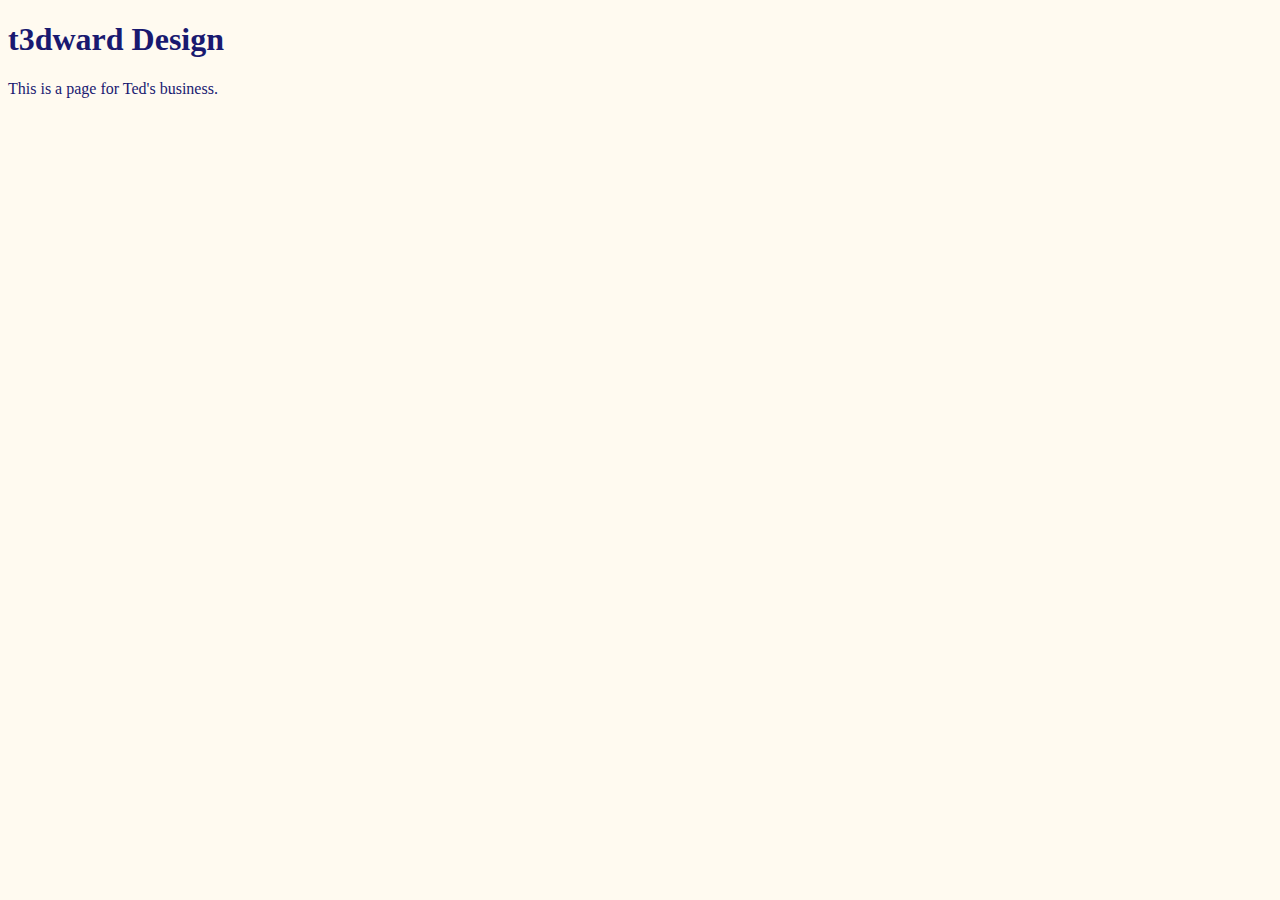
<file: unit_1/index.html>
<!DOCTYPE html>
<html>

<head>
	<title>t3dward.design</title>
	<link rel="stylesheet" type="text/css" href="css/style.css">
</head>

<body>
	<h1>t3dward Design</h1>
	<p>This is a page for Ted's business.</p>
</body>

</html>
</file>
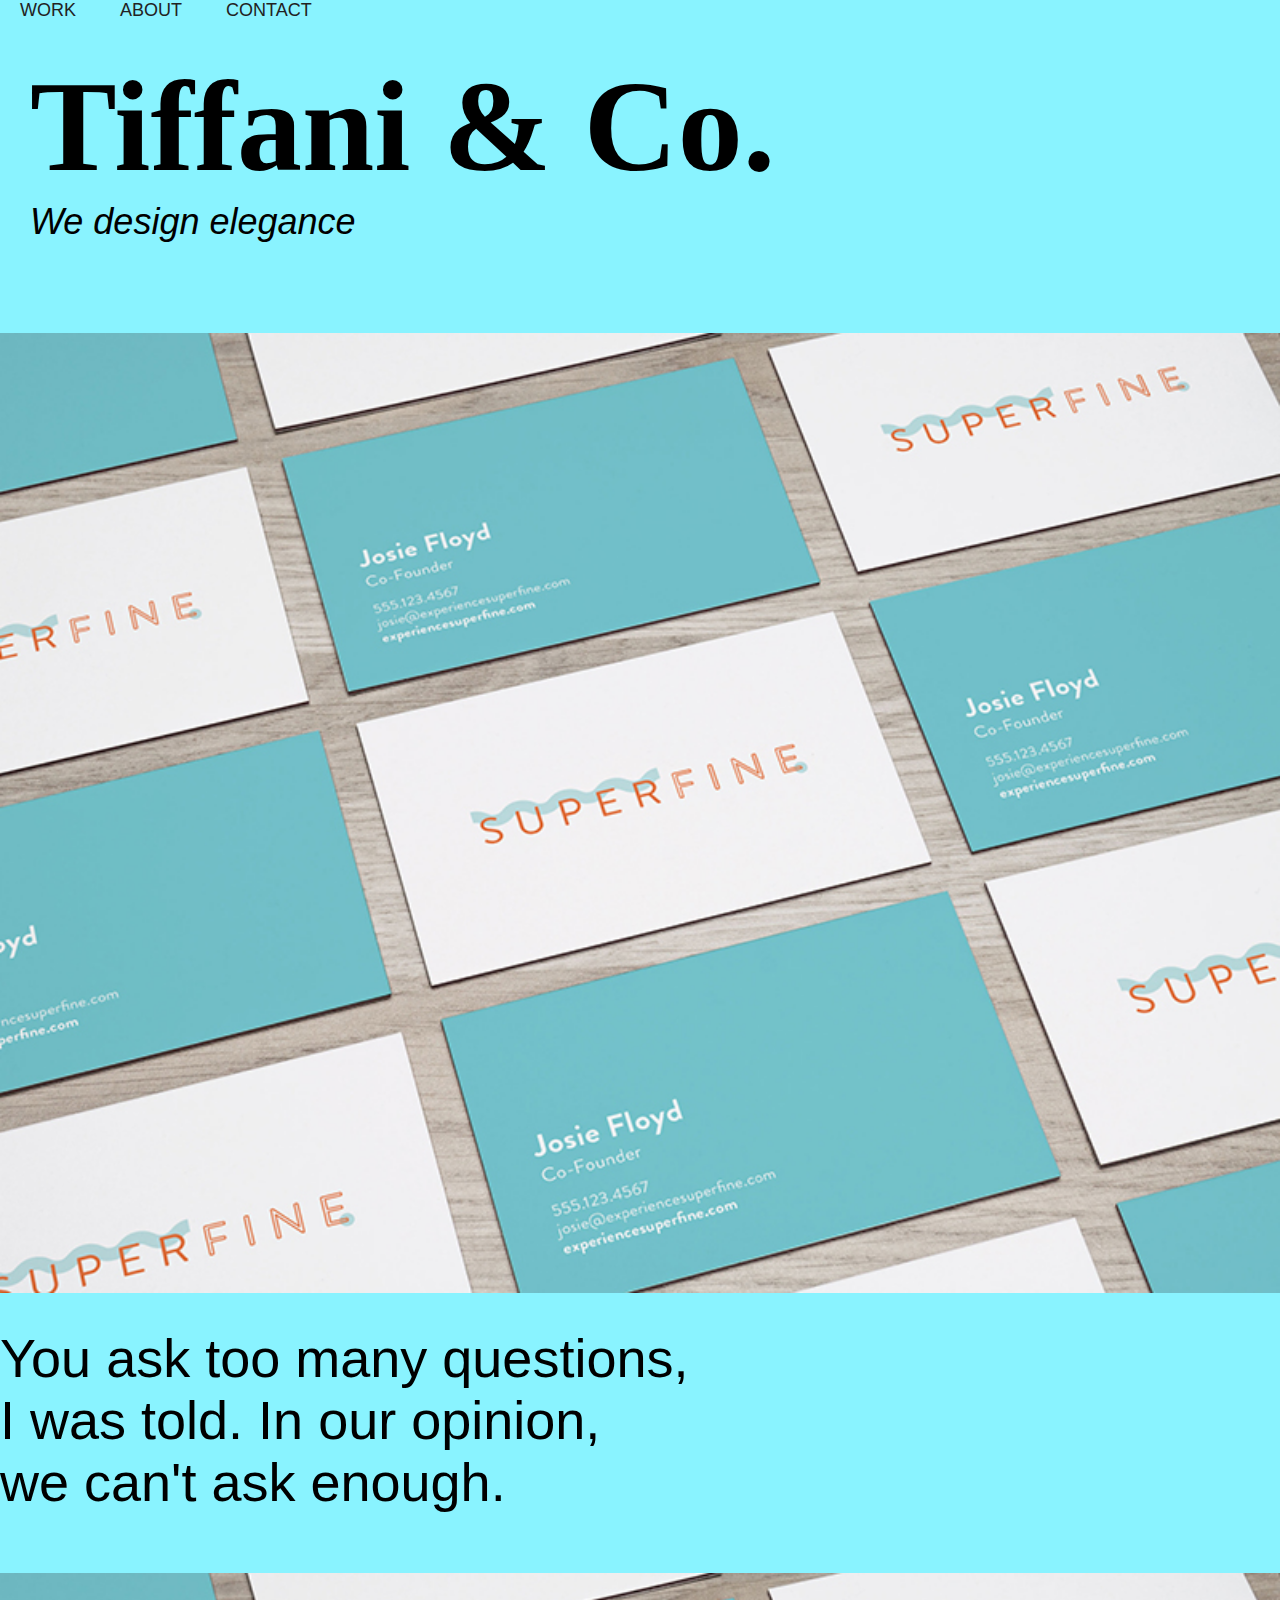
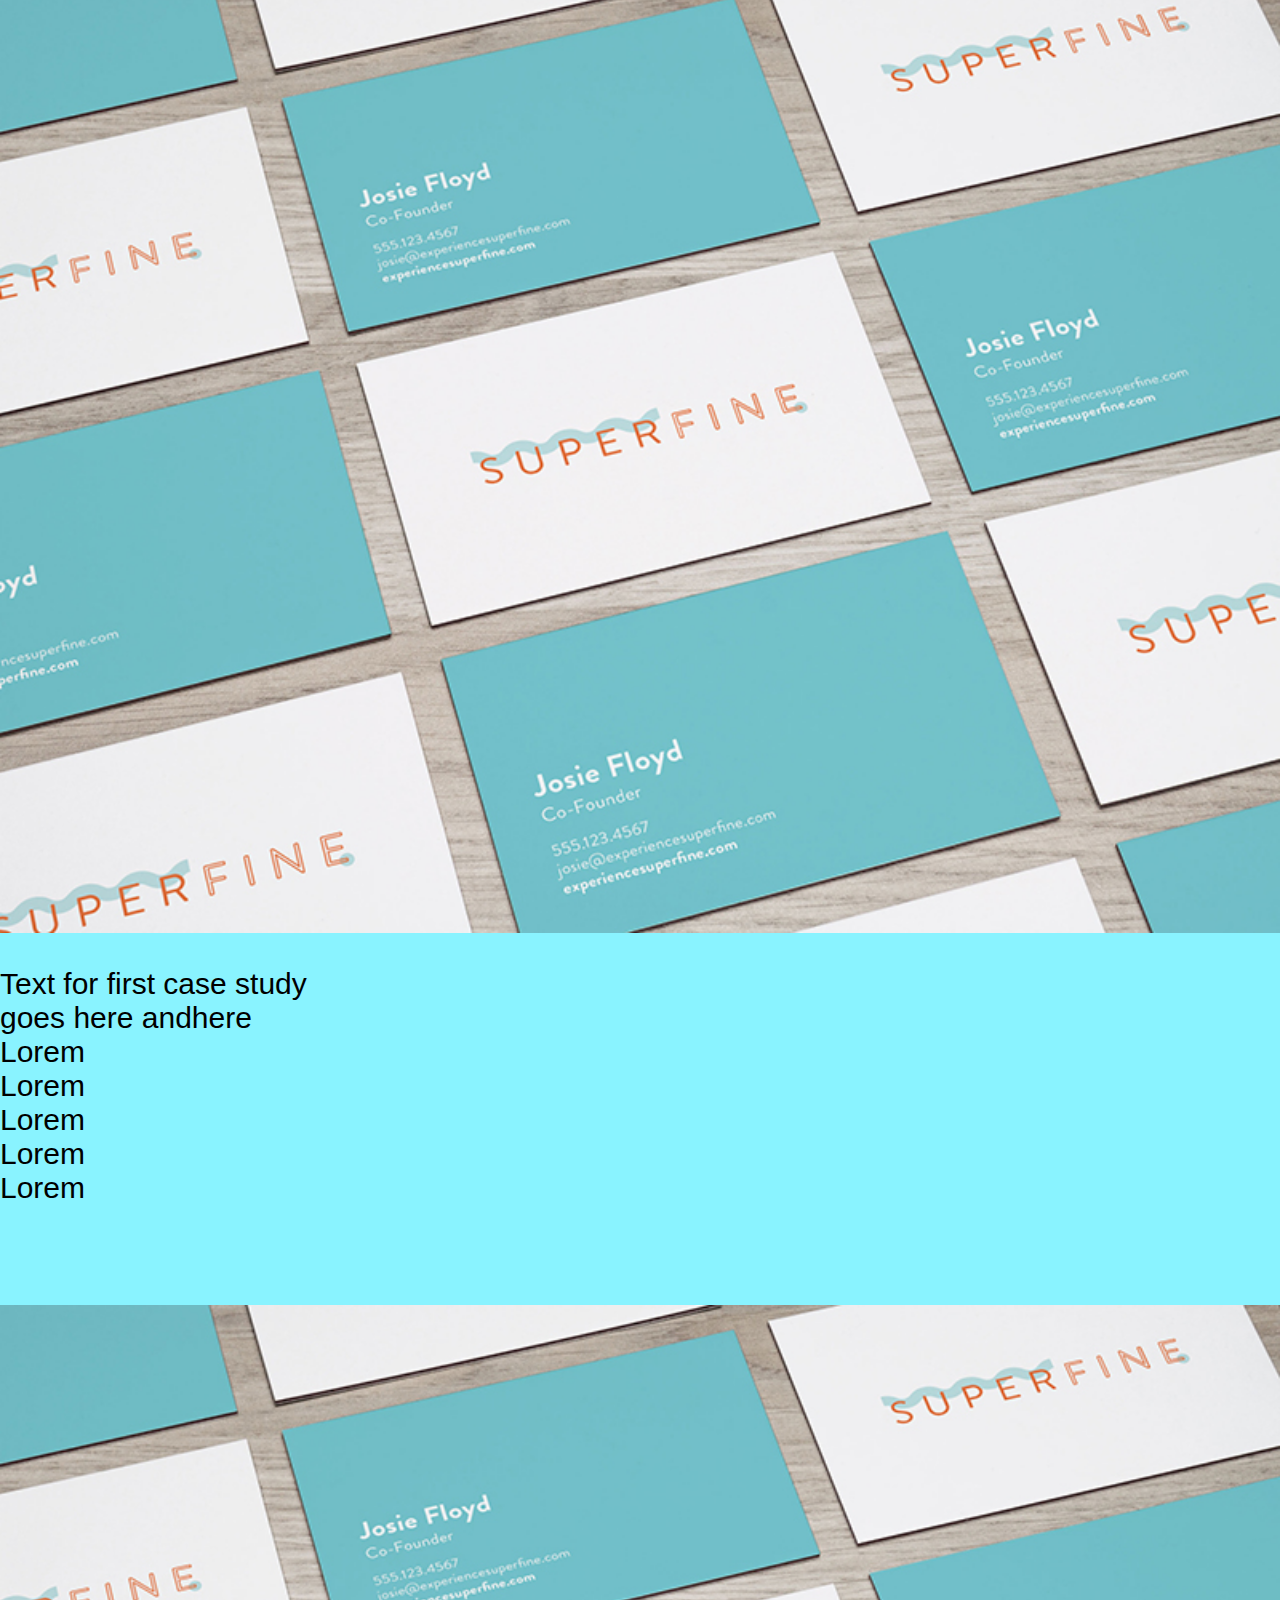
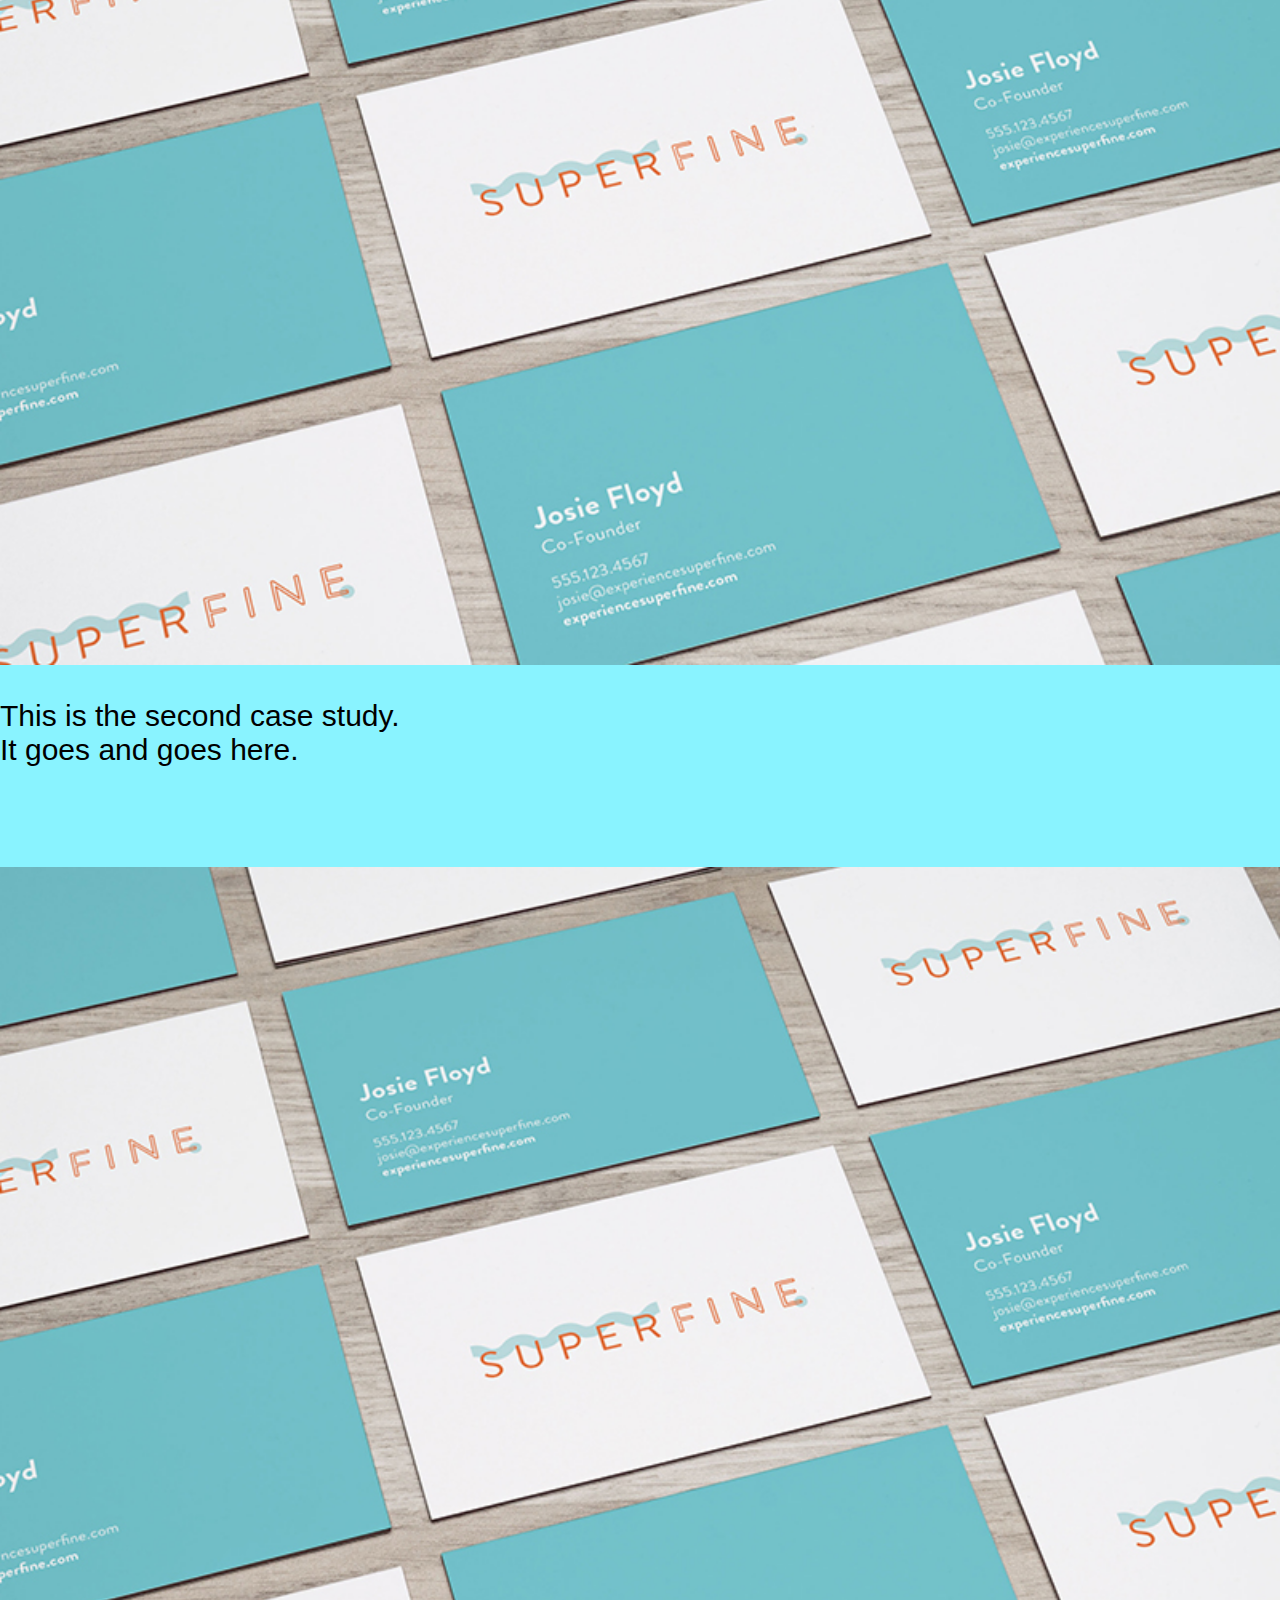
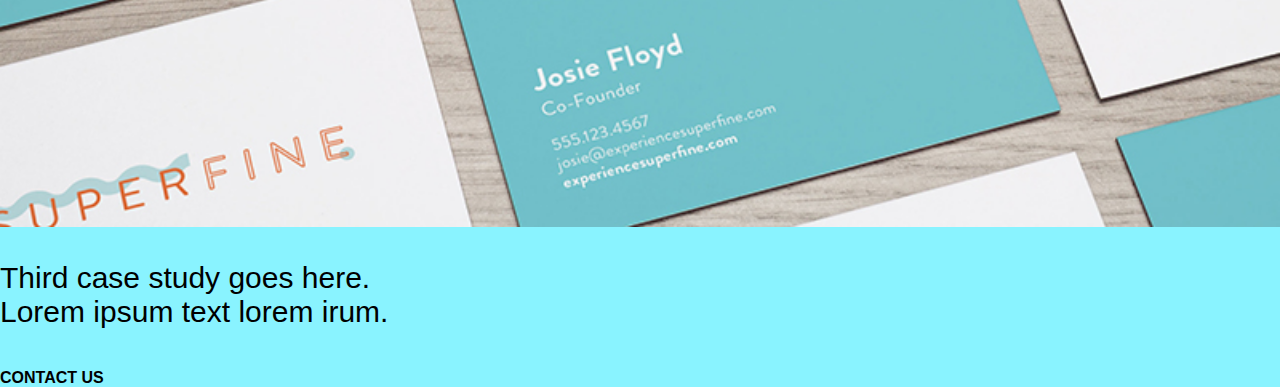
<file: unit_3/index.html>
<!DOCTYPE html>
<html>

<head>
	<title>tedward Design</title>
	<link rel="stylesheet" type="text/css" href="css/tedwhy.css">
</head>

<body>

	<nav>
		<a href="#">Work</a>
		<a href="#">About</a>
		<a href="#">Contact</a>
	</nav>

	<header>
		<h1>Tiffani &amp Co.</h1>
		<p id="slogan">We design elegance</p>
	</header>	

	<main>
		<img src="images/superfine.jpg" alt="business cards" title="tifani's stationery">
		<p id="intro">You ask too many questions,<br>I was told. In our opinion,<br>we can't ask enough.</p>
	</main>


	<section class="case-study">
		<img src="images/superfine.jpg" alt="#" title="#">
		<p>Text for first case study<br>goes here andhere</p>
		<ul>
			<li>Lorem</li>
			<li>Lorem</li>
			<li>Lorem</li>
			<li>Lorem</li>
			<li>Lorem</li>						
		</ul>
	</section>


	<section class="case-study">
		<img src="images/superfine.jpg" alt="#" title="#">
		<p>This is the second case study.<br>It goes and goes here.</p>		
	</section>


	<section class="case-study">
		<img src="images/superfine.jpg" alt="#" title="#">
		<p>Third case study goes here.<br>Lorem ipsum text lorem irum.</p>	
	</section>


	<footer>
		<a href="mailto:tedward16@gmail.com">Contact us</a>
	</footer>

</body>


</html>
</file>
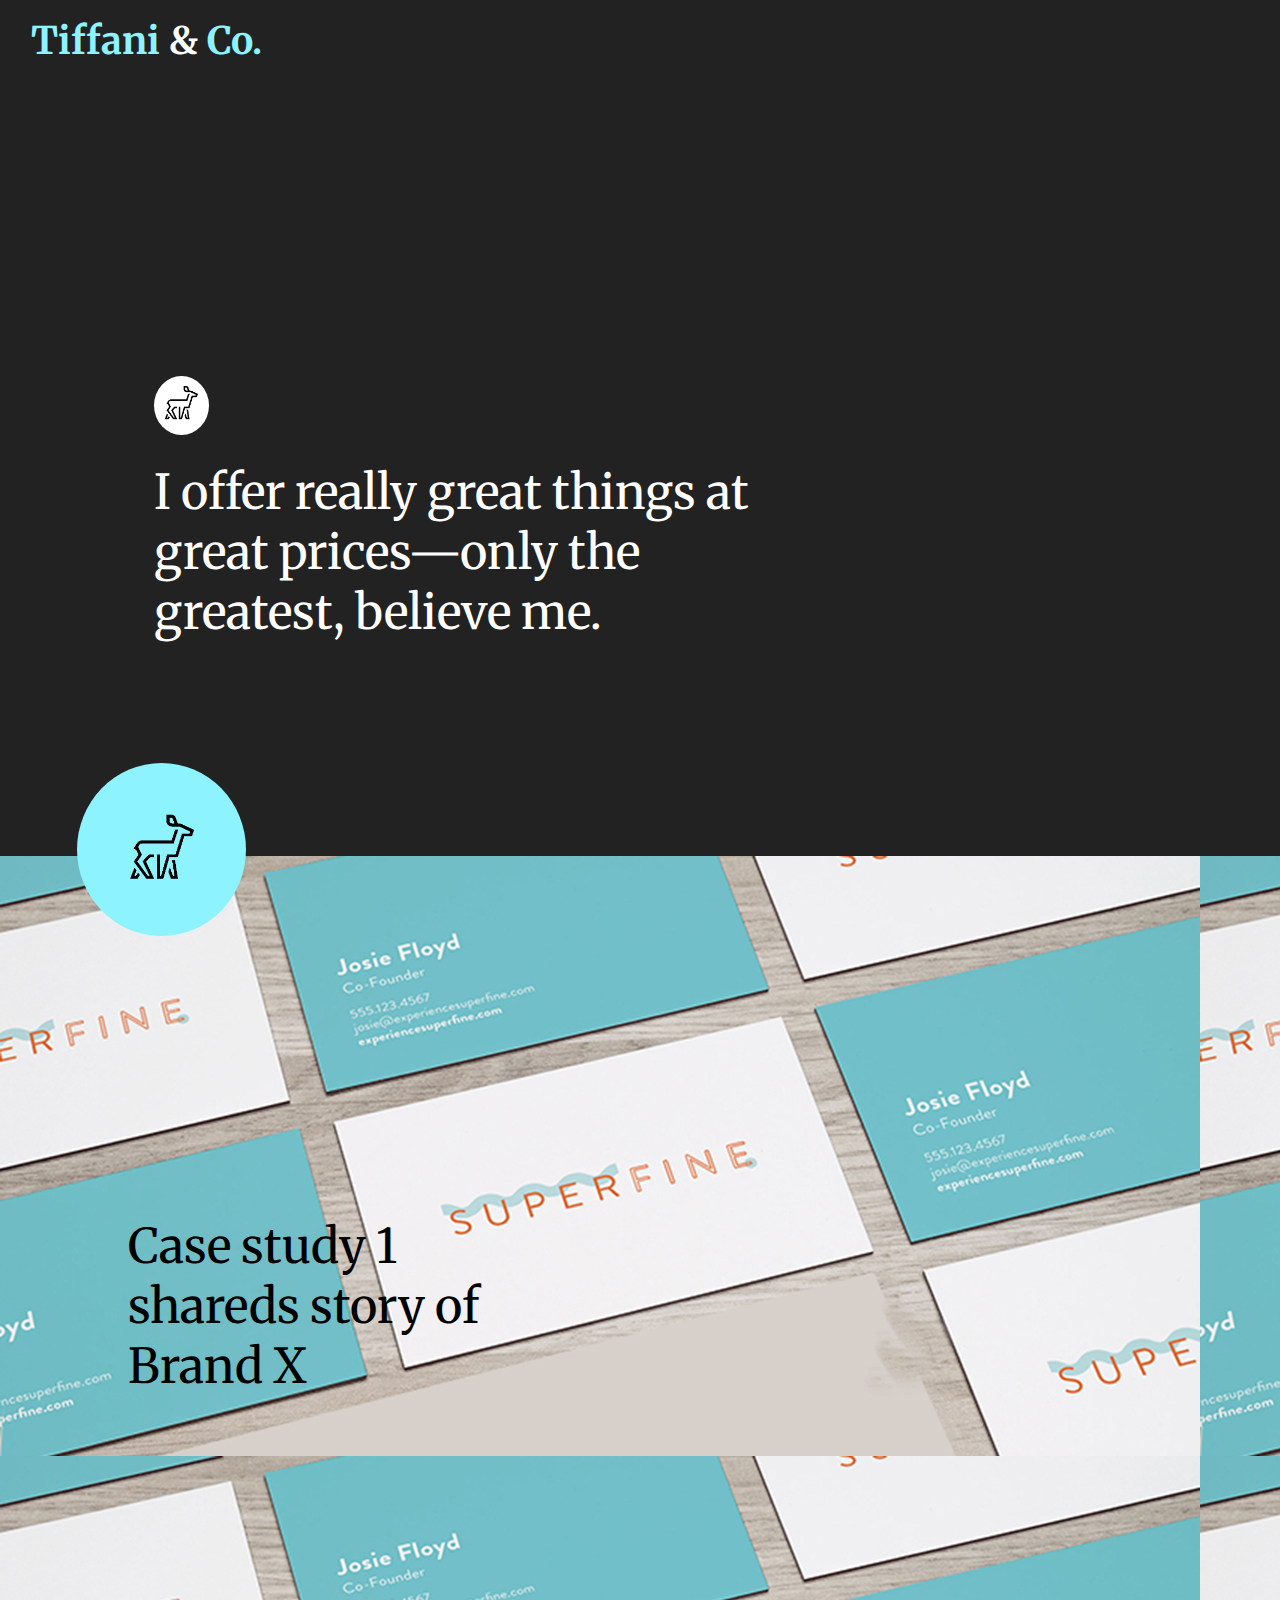
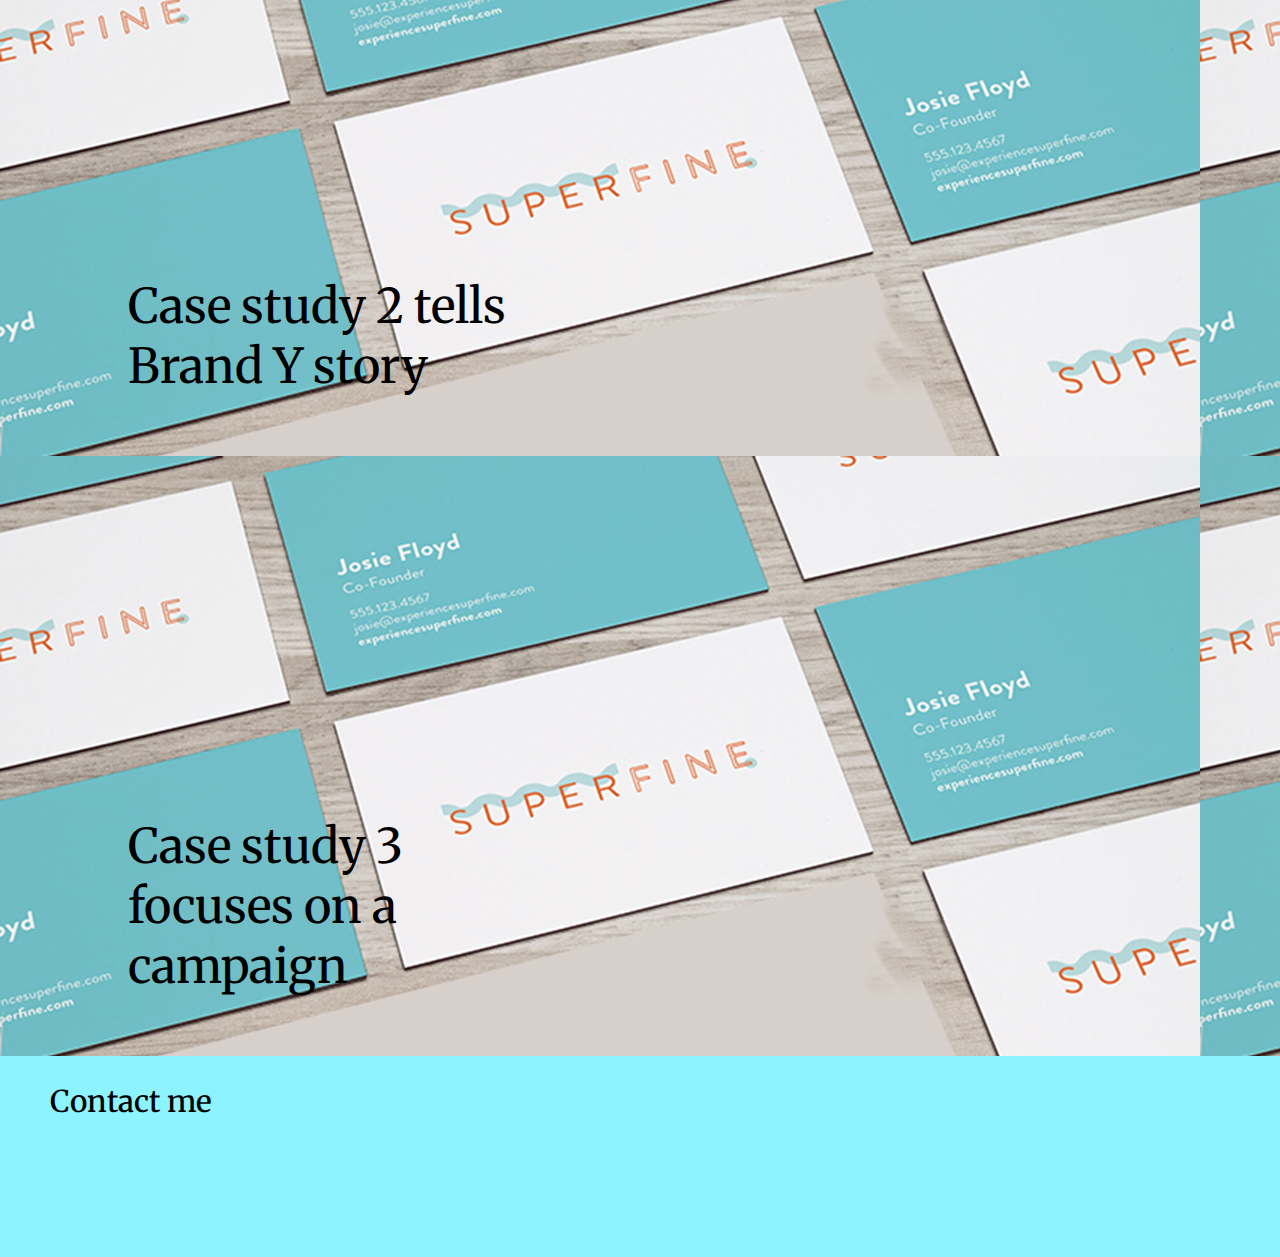
<file: unit_4/index.html>
<!DOCTYPE html>
<html>

<head>
	<title>Tiffani</title>
	<link rel="stylesheet" type="text/css" href="css/tedwhy.css">
</head>

<body>

<!-- 	<header>
		
	</header>	
 -->
	<main class="introduction">
<!-- 		<h1><span class="white">Ted</span>ward</h1>
 -->	<h1>Tiffani<span class="robin"> &amp </span> Co.</h1>

 		<div class="content">
 			<div class="icon-small">
				<img src="images/deer.png" alt="icon" title="fpo">
			</div>	
			<p>I offer really great things at great prices—only the greatest, believe me.</p>
		</div>

		<div class="icon-large">
			<img src="images/deer.png" alt="arrow" title="fpo">
		</div>
	</main>


	<div id="case1" class="case-study">
		<div class="content">
				<p>Case study 1 shareds story of Brand X</p>
		</div>
	</div>


	<section id="case2" class="case-study">
		<div class="content">
			<p>Case study 2 tells Brand Y story</p>
		</div>		
	</section>


	<section id="case3" class="case-study">
		<div class="content">
			<p>Case study 3 focuses on a campaign</p>	
		</div>
	</section>


	<footer>
		<a href="mailto:tedward16@gmail.com">Contact me</a>
	</footer>

</body>


</html>
</file>
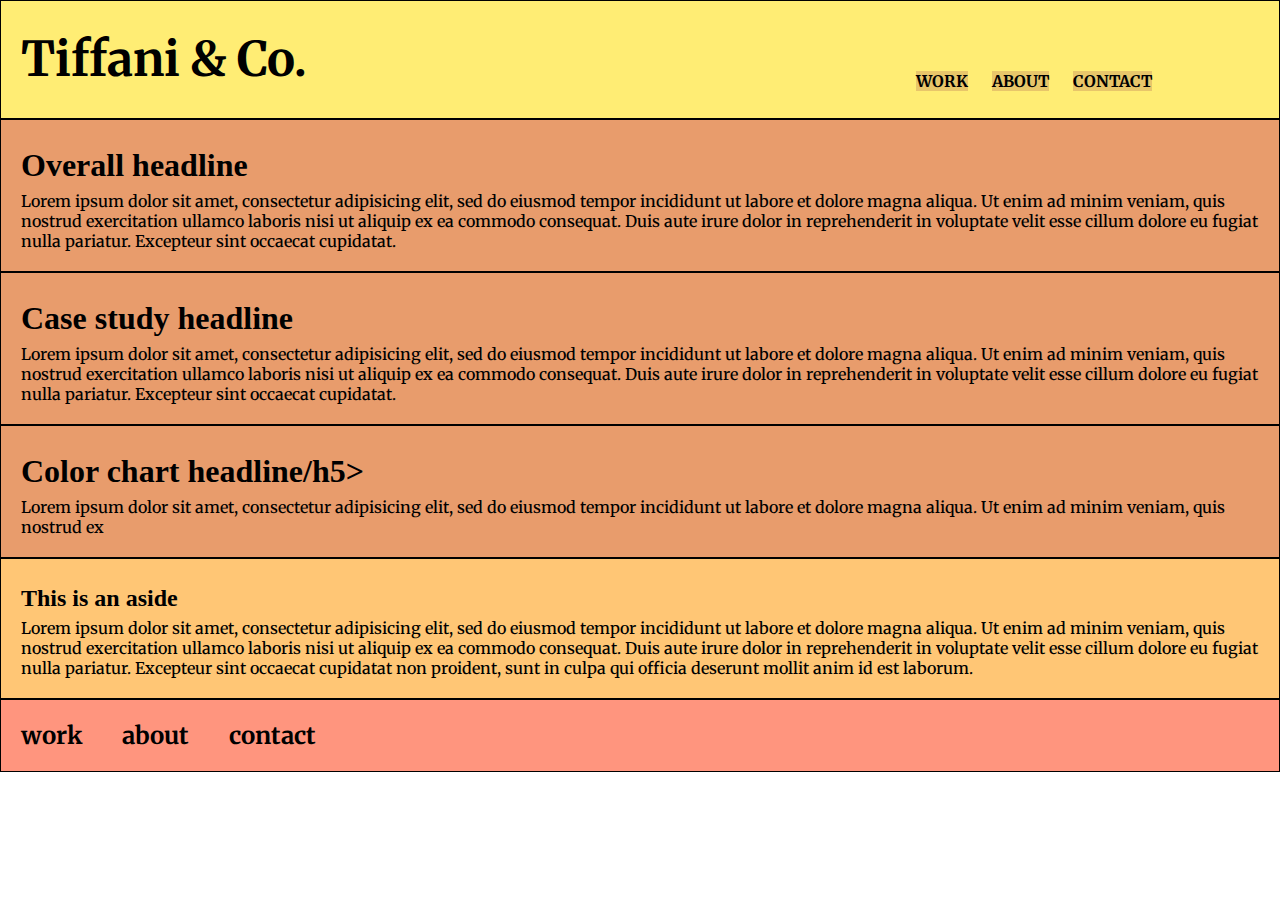
<file: unit_5/index.html>
<!DOCTYPE html>
<html>

	<head>
		<link rel="stylesheet" type="text/css" href="css/unit5.css">
	</head>

	<body>
		<main id="wrapper">
			<header>
				<h1>Tiffani &amp Co.</h1>
			</header>

			<nav>
				<a href="mailto:tedward16@gmail.com">Contact</a>
				<a href="#">About</a>
				<a href="#">Work</a>
			</nav>

		<article id="overview">
			<div>
				<h2>Overall headline</h2>
				<p>Lorem ipsum dolor sit amet, consectetur adipisicing elit, sed do eiusmod
				tempor incididunt ut labore et dolore magna aliqua. Ut enim ad minim veniam,
				quis nostrud exercitation ullamco laboris nisi ut aliquip ex ea commodo
				consequat. Duis aute irure dolor in reprehenderit in voluptate velit esse
				cillum dolore eu fugiat nulla pariatur. Excepteur sint occaecat cupidatat.<p>
			</div>
		</article>

		<article id="case-study">
			<div>
				<h2>Case study headline</h2>
				<p>Lorem ipsum dolor sit amet, consectetur adipisicing elit, sed do eiusmod
				tempor incididunt ut labore et dolore magna aliqua. Ut enim ad minim veniam,
				quis nostrud exercitation ullamco laboris nisi ut aliquip ex ea commodo
				consequat. Duis aute irure dolor in reprehenderit in voluptate velit esse
				cillum dolore eu fugiat nulla pariatur. Excepteur sint occaecat cupidatat.<p>
			</div>
		</article>

		<article id="brand-tools">
			<div id="color1">
				<h2>Color chart headline/h5>
				<p>Lorem ipsum dolor sit amet, consectetur adipisicing elit, sed do eiusmod
			tempor incididunt ut labore et dolore magna aliqua. Ut enim ad minim veniam,
			quis nostrud ex</p>
			</div>

		</article>

		<aside>
			<div class="extra">
				<h3>This is an aside</h2>
				<p>Lorem ipsum dolor sit amet, consectetur adipisicing elit, sed do eiusmod
				tempor incididunt ut labore et dolore magna aliqua. Ut enim ad minim veniam,
				quis nostrud exercitation ullamco laboris nisi ut aliquip ex ea commodo
				consequat. Duis aute irure dolor in reprehenderit in voluptate velit esse
				cillum dolore eu fugiat nulla pariatur. Excepteur sint occaecat cupidatat non
				proident, sunt in culpa qui officia deserunt mollit anim id est laborum.</p>
				</div>
		</aside>

		<footer>
			<a href="#">work</a>
			<a href="#">about</a>
			<a href="#">contact</a>
		</footer>

	</main>
</body>
</html>
</file>
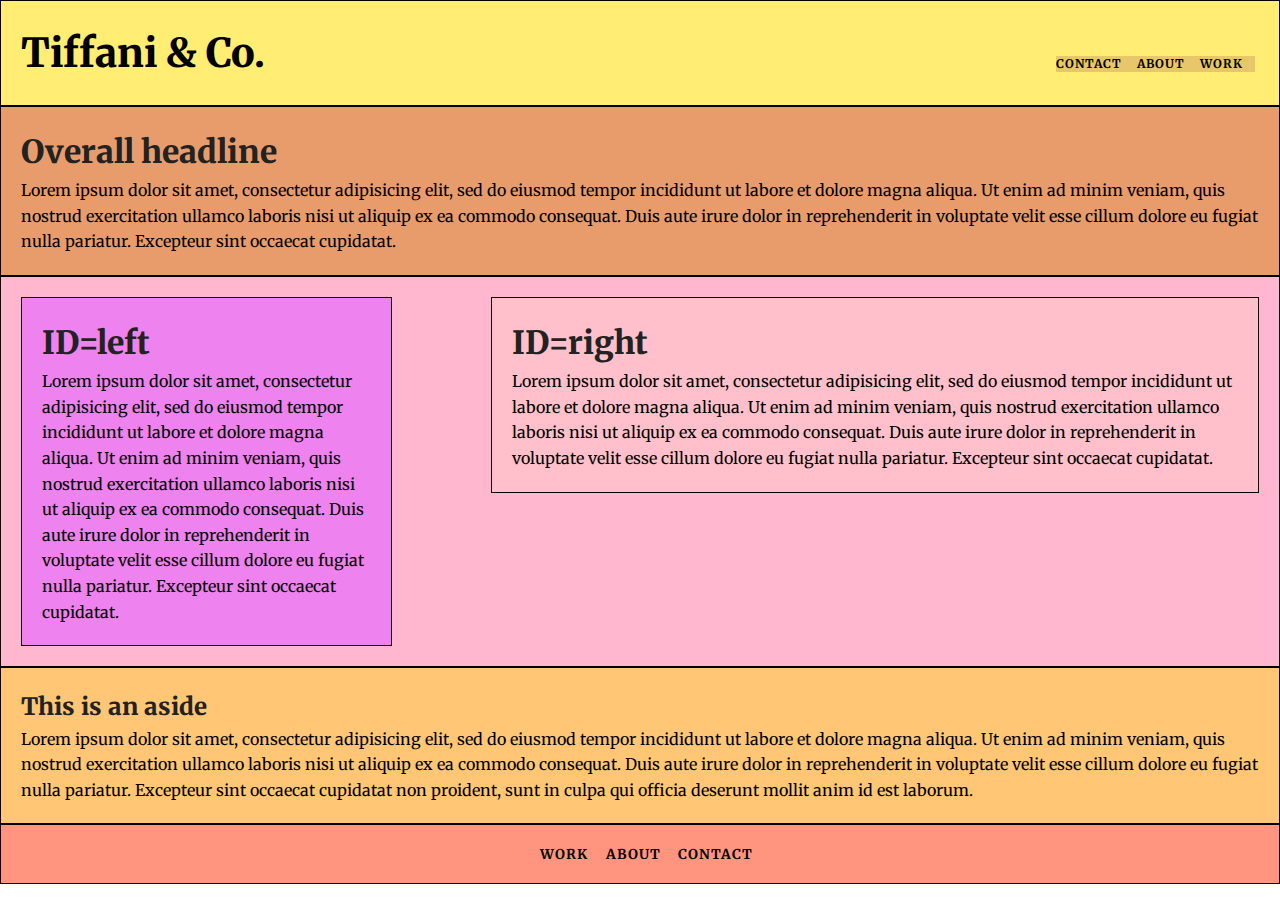
<file: unit_6/index.html>
<!DOCTYPE html>
<html>

	<head>
		<link rel="stylesheet" type="text/css" href="css/style.css">
	</head>

	<body>
		<main id="wrapper">

			<header>
				<h1>Tiffani &amp Co.</h1>

				<nav>
					<ul>
						<a href="mailto:tedward16@gmail.com">Contact</a>
						<a href="#">About</a>
						<a href="#">Work</a>
					</ul>
				</nav>
			</header>

		<section>
			<article id="overview">
				<h2>Overall headline</h2>

				<p>Lorem ipsum dolor sit amet, consectetur adipisicing elit, sed do eiusmod
				tempor incididunt ut labore et dolore magna aliqua. Ut enim ad minim veniam,
				quis nostrud exercitation ullamco laboris nisi ut aliquip ex ea commodo
				consequat. Duis aute irure dolor in reprehenderit in voluptate velit esse
				cillum dolore eu fugiat nulla pariatur. Excepteur sint occaecat cupidatat.<p>
			</article>
		</section>

		<section id="two_column" class="clearfix">
			<article id="left">
				<h2>ID=left</h2>

				<p>Lorem ipsum dolor sit amet, consectetur adipisicing elit, sed do eiusmod
				tempor incididunt ut labore et dolore magna aliqua. Ut enim ad minim veniam,
				quis nostrud exercitation ullamco laboris nisi ut aliquip ex ea commodo
				consequat. Duis aute irure dolor in reprehenderit in voluptate velit esse
				cillum dolore eu fugiat nulla pariatur. Excepteur sint occaecat cupidatat.<p>
			</article>

			<article id="right">
				<h2>ID=right</h2>
				<p>Lorem ipsum dolor sit amet, consectetur adipisicing elit, sed do eiusmod
				tempor incididunt ut labore et dolore magna aliqua. Ut enim ad minim veniam,
				quis nostrud exercitation ullamco laboris nisi ut aliquip ex ea commodo
				consequat. Duis aute irure dolor in reprehenderit in voluptate velit esse
				cillum dolore eu fugiat nulla pariatur. Excepteur sint occaecat cupidatat.</p>
			</article>
		</section>

		<aside class="aside">
				<h3>This is an aside</h3>

				<p>Lorem ipsum dolor sit amet, consectetur adipisicing elit, sed do eiusmod
				tempor incididunt ut labore et dolore magna aliqua. Ut enim ad minim veniam,
				quis nostrud exercitation ullamco laboris nisi ut aliquip ex ea commodo
				consequat. Duis aute irure dolor in reprehenderit in voluptate velit esse
				cillum dolore eu fugiat nulla pariatur. Excepteur sint occaecat cupidatat non
				proident, sunt in culpa qui officia deserunt mollit anim id est laborum.</p>
		</aside>

		<footer>	
			<ul>
				<a href="#">work</a>
				<a href="#">about</a>
				<a href="#">contact</a>
			</ul>
		</footer>

	</main>
</body>

</html>
</file>
<file: unit_1/css/style.css>
body {
	background-color: #FFFAF0;
}

h1, p {
	color: #191970;
}
</file>
<file: unit_3/css/tedwhy.css>
* {
	padding: 0;
	margin: 0;
}

header {
	padding: 30px;
	font-family: Georgia, serif;
	font-size: 65px;
}

body {
	background-color: #89F3FF;
}

p, ul {
	font-family: Helvetica, sans-serif;
	font-weight: lighter;
	font-size: 30px;
	text-align: left;
}

a {
	font-family: Helvetica, sans-serif;
	font-size: 16px;
	font-weight: bolder;
	color: #000;
	text-decoration: none;
	text-transform: uppercase;
}

nav a {
	padding: 20px;
	font-size: 18px;
	font-weight: lighter;
	color: #222222;
}

img {
	width: 100%;
	padding-top: 60px;
	padding-bottom: 30px;
}

#slogan {
	font-family: Helvetica, sans-serif;
	font-size: 36px;
	font-weight: lighter;
	font-style: italic;
	text-align: left
}
#intro {
	font-family: Helvetica, sans-serif;
	font-size: 54px;
	font-weight: lighter;
	text-align: left
}

.case-study {
	padding-bottom: 40px
}
</file>
<file: unit_4/css/tedwhy.css>
@import url(https://fonts.googleapis.com/css?family=Merriweather);

* {
	padding: 0;
	margin: 0;
} 

h1 {
	font-family: merriweather, georgia, serif;
	font-weight: 700;
	font-size: 38px;
	line-height: 1.25em;
}

p {
	font-family: merriweather, georgia, serif;
	font-size: 48px;
	line-height: 1.25em;
	text-align: left;
	color: #fff;
}

a {
	font-family: merriweather, georgia, serif;
	font-size: 30px;
	font-weight: 500;
	color: #000;
	text-decoration: none;
	top: 2%;
	bottom: 2%;
	margin-left: 2%;
}

img { width: cover; }

span.robin { color: #fff; }

footer {
	min-height: 150px;
	padding: 2%;
/*	background-color: #e32e2e (orangey-red);
*/	background-color: #8df3fe;
}

.introduction, .case-study {
	position: relative;
	width: 100%;
	height: 600px;
}

.introduction {
	background-color: #222222;
	padding: 10%;
}

.introduction h1 {
	position: absolute;
	top: 2%;
	left: 2%;
	width: 100%;
	color: #8df3fe;
}

.introduction .content {
	position: absolute;
	left: 10%;
	bottom: 25%;
	width: 40%;
	color: #000;
}
.icon-small {
	position: absolute;
	bottom: 115%;
	left: 0;
	width: 9%;
	height: auto;
	border-radius: 50%;
	background: white;
	z-index: 100;
}

.icon-small img {
	margin: 10%;
	width: 80%;
	height: auto;
}
.icon-large {
	position: absolute;
	bottom: -5em;
	left: 5%;
	width: 11%;
	height: auto;
	border-radius: 50%;
	background: #8df3fe;
	z-index: 10;
}

.icon-large img {
	margin: 25%;
	width: 50%;
	height: auto;
}

.case-study p {
	position: absolute;
	left: 10%;
	bottom: 10%;
	width: 35%;
	color: #000;
	background-color: none;
}

#case1 { background-image: url("../images/superfine.jpg"); }
#case2 { background-image: url("../images/superfine.jpg"); }
#case3 { background-image: url("../images/superfine.jpg"); }
</file>
<file: unit_5/css/unit5.css>
@import url(https://fonts.googleapis.com/css?family=Merriweather);

* {
	padding: 0;
	margin: 0;
} 

h1 {
	font-family: merriweather, georgia, serif;
	font-weight: 700;
	font-size: 3em;
	line-height: 1.6em;
}

h2 {
	font-size: 2em;
	line-height: 1.6em;
	font-weight: 700;
}

h3 {
	font-size: 1.5em;
	font-weight: 700;
	line-height: 1.6em;
}

p {
	font-family: merriweather, georgia, serif;
	font-size: 16px;
	line-height: 1.25em;
	font-weight: 500;
	color: #000;
}

a {
	font-family: merriweather, georgia, serif;
	font-size: 1em;
	font-weight: 700;
	color: #000;
	text-decoration: none;
}

header {
	background-color: #FFED74;
	border: 1px black solid;
    padding: 20px;
}

header h1 {
	color: black;
}

nav {
	position: relative;
	bottom: 3em;
	padding-right: 10%;
	color: black;
}

nav a {
	float: right;
	text-transform: uppercase;
	display: inline;
	text-align: right;
	margin-left: 1.5em;
	background-color: #E8C66A;
}

footer {
	background-color: #FF957E;
	border: 1px black solid;
    padding: 20px;
}

footer a {
	font-size: 1.5em;
	color: black;
	display: inline;
	margin-right: 1.5em;
}

#overview, #case-study, #brand-tools {
	background-color: #E89C6C;
	border: 1px black solid;
    padding: 20px;
}

.extra {
	background-color: #FFC675;
	border: 1px black solid;
    padding: 20px;
}
</file>
<file: unit_6/css/style.css>
@import url(https://fonts.googleapis.com/css?family=Merriweather);

* {
	padding: 0;
	margin: 0;
	box-sizing: border-box;
} 

a {
	font-family: merriweather, georgia, serif;
	font-weight: 700;
	color: red;
}

a:link {
	text-transform: uppercase;
	letter-spacing: 1px;
}

a:visited {	
	color: #red;
}

a:hover {
	border-bottom: 1px solid #fff;
}

a:active {
	color: green;
}

h1, h2, h3 {
	font-family: merriweather, georgia, serif;
	font-weight: 800;
	font-size: 2em;
	line-height: 1.6em;
	color: #222;
}

h1 {
	font-size: 2.5em;
}

h3 {
	font-size: 1.5em;
}

p {
	font-family: merriweather, georgia, serif;
	font-size: 16px;
	line-height: 1.6em;
	font-weight: normal;
	color: #000;
}

header {
	position: relative;
	background-color: #FFED74;
	border: 1px black solid;
    padding: 20px;
}

header h1 { color: black; }

nav {
	position: absolute;
	right: 2em;
	bottom: 2.75em;
	background-color: #E8C66A;
	font-size: .75em;
}

nav a {
	color: #000;
	text-decoration: none;
	display: inline-block;
	margin-right: 1em;
}

footer {
	background-color: #FF957E;
	border: 1px black solid;
    padding: 20px;
    text-align: center;
}

footer a {
	font-size: .85em;
	color: black;
	letter-spacing: 1px;
	margin-left: 1em;
	text-decoration: none;
	text-align: center;
}

#overview, #two_column, #left, #right, .aside {
	border: 1px black solid;
    padding: 20px;
}

#overview {
	background-color: #E89C6C;
}

#two_column {
	background-color: #FFB7CF;
}

#left {
	background-color: violet;
    float: left;
    width: 30%;
}

#right {
	background-color: pink;
    float: right;   
    width: 62%;
}

.aside {
	background-color: #FFC675;
}

.clearfix:after {
	visibility: hidden;
	display: block;
	height: 0;
	font-size: 0;
	content: " ";
	clear: both;
}
</file>
